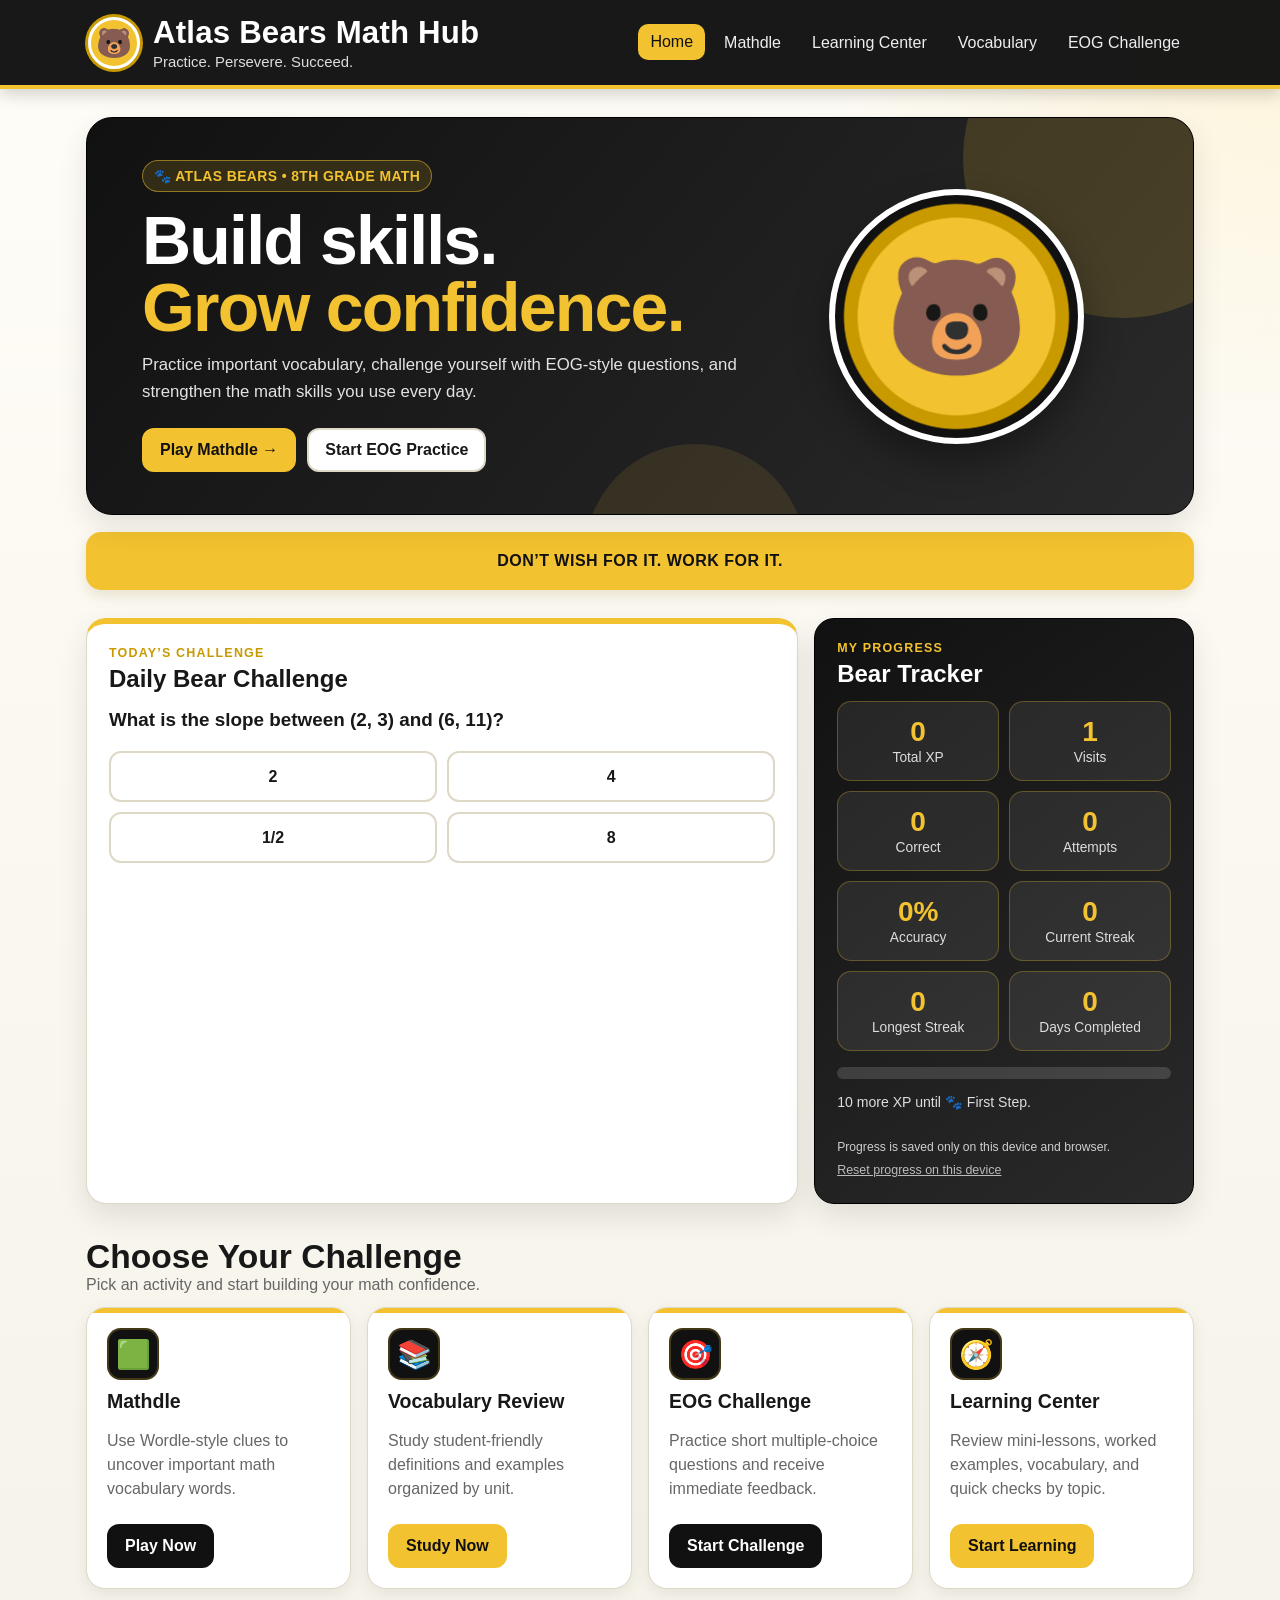
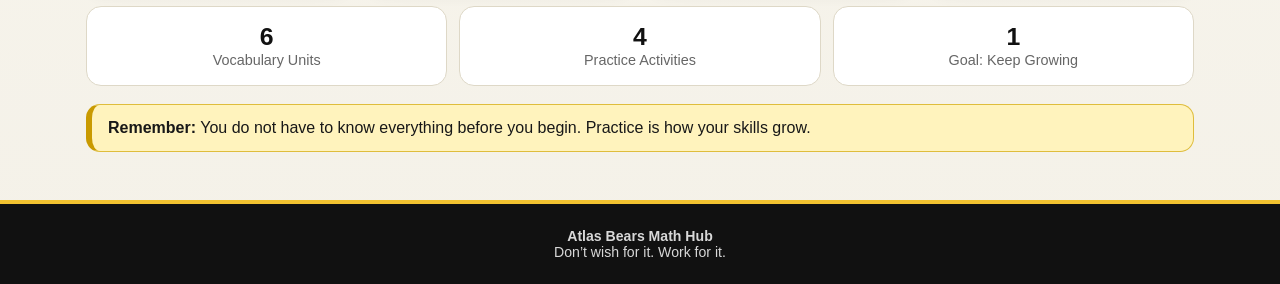
<file: index.html>
<!DOCTYPE html>
<html lang="en">
<head>
  <meta charset="UTF-8">
  <meta name="viewport" content="width=device-width, initial-scale=1.0">
  <meta name="theme-color" content="#111111">
  <title>Atlas Bears Math Hub</title>
  <link rel="stylesheet" href="styles.css">
</head>
<body>
<header class="topbar">
  <div class="brand">
    <div class="brand-left">
      <div class="brand-mark" aria-hidden="true">🐻</div>
      <div>
        <h1>Atlas Bears Math Hub</h1>
        <p>Practice. Persevere. Succeed.</p>
      </div>
    </div>
    <nav aria-label="Main navigation">
      <a class="active" href="index.html">Home</a>
      <a href="mathdle.html">Mathdle</a>
      <a href="learning-center.html">Learning Center</a>
      <a href="vocabulary.html">Vocabulary</a>
      <a href="eog-challenge.html">EOG Challenge</a>
    </nav>
  </div>
</header>

<main>
  <section class="hero">
    <div class="hero-copy">
      <div class="eyebrow">🐾 ATLAS BEARS • 8TH GRADE MATH</div>
      <h2>Build skills.<br><span>Grow confidence.</span></h2>
      <p>Practice important vocabulary, challenge yourself with EOG-style questions, and strengthen the math skills you use every day.</p>
      <div class="hero-actions">
        <a class="btn gold" href="mathdle.html">Play Mathdle →</a>
        <a class="btn secondary" href="eog-challenge.html">Start EOG Practice</a>
      </div>
    </div>
    <div class="hero-art" aria-hidden="true">
      <div class="mascot-ring">🐻</div>
    </div>
  </section>

  <div class="motto-strip">DON’T WISH FOR IT. WORK FOR IT.</div>


  <section class="phase2-dashboard" aria-labelledby="daily-title">
    <div class="daily-card">
      <div class="dashboard-label">TODAY’S CHALLENGE</div>
      <h2 id="daily-title">Daily Bear Challenge</h2>
      <p id="daily-question" class="daily-question">Loading today’s problem…</p>
      <div id="daily-answers" class="daily-answers" aria-label="Answer choices"></div>
      <div id="daily-feedback" class="daily-feedback" aria-live="polite"></div>
    </div>

    
    <aside class="progress-card" aria-labelledby="progress-title">
      <div class="dashboard-label">MY PROGRESS</div>
      <h2 id="progress-title">Bear Tracker</h2>

      <div class="progress-grid progress-grid-wide">
        <div class="progress-stat">
          <strong id="xp-total">0</strong>
          <span>Total XP</span>
        </div>
        <div class="progress-stat">
          <strong id="visit-total">0</strong>
          <span>Visits</span>
        </div>
        <div class="progress-stat">
          <strong id="correct-total">0</strong>
          <span>Correct</span>
        </div>
        <div class="progress-stat">
          <strong id="attempt-total">0</strong>
          <span>Attempts</span>
        </div>
        <div class="progress-stat">
          <strong id="accuracy-total">0%</strong>
          <span>Accuracy</span>
        </div>
        <div class="progress-stat">
          <strong id="streak-total">0</strong>
          <span>Current Streak</span>
        </div>
        <div class="progress-stat">
          <strong id="longest-streak-total">0</strong>
          <span>Longest Streak</span>
        </div>
        <div class="progress-stat">
          <strong id="completed-total">0</strong>
          <span>Days Completed</span>
        </div>
      </div>

      <div class="xp-bar" aria-label="XP progress toward next badge">
        <div id="xp-fill" class="xp-fill"></div>
      </div>
      <p id="next-badge" class="small progress-message">Complete today’s challenge to earn XP.</p>
      <div id="badge-list" class="badge-list" aria-label="Earned badges"></div>
      <p class="device-note">Progress is saved only on this device and browser.</p>
      <button id="reset-progress" class="text-button" type="button">Reset progress on this device</button>
    </aside>

  </section>

  <div class="section-heading">
    <div>
      <h2>Choose Your Challenge</h2>
      <p>Pick an activity and start building your math confidence.</p>
    </div>
  </div>

  <section class="grid">
    <article class="card">
      <div class="icon">🟩</div>
      <h3>Mathdle</h3>
      <p>Use Wordle-style clues to uncover important math vocabulary words.</p>
      <a class="btn primary" href="mathdle.html">Play Now</a>
    </article>

    <article class="card">
      <div class="icon">📚</div>
      <h3>Vocabulary Review</h3>
      <p>Study student-friendly definitions and examples organized by unit.</p>
      <a class="btn gold" href="vocabulary.html">Study Now</a>
    </article>

    <article class="card">
      <div class="icon">🎯</div>
      <h3>EOG Challenge</h3>
      <p>Practice short multiple-choice questions and receive immediate feedback.</p>
      <a class="btn primary" href="eog-challenge.html">Start Challenge</a>
    </article>

    <article class="card">
      <div class="icon">🧭</div>
      <h3>Learning Center</h3>
      <p>Review mini-lessons, worked examples, vocabulary, and quick checks by topic.</p>
      <a class="btn gold" href="learning-center.html">Start Learning</a>
    </article>
  </section>

  <section class="quick-stats" aria-label="Site highlights">
    <div class="stat"><strong>6</strong><span>Vocabulary Units</span></div>
    <div class="stat"><strong>4</strong><span>Practice Activities</span></div>
    <div class="stat"><strong>1</strong><span>Goal: Keep Growing</span></div>
  </section>

  <div class="notice">
    <strong>Remember:</strong> You do not have to know everything before you begin. Practice is how your skills grow.
  </div>
</main>

<footer class="footer">
  <strong>Atlas Bears Math Hub</strong><br>
  Don’t wish for it. Work for it.
</footer>
  <script src="phase2.js"></script>
</body>
</html>
</file>
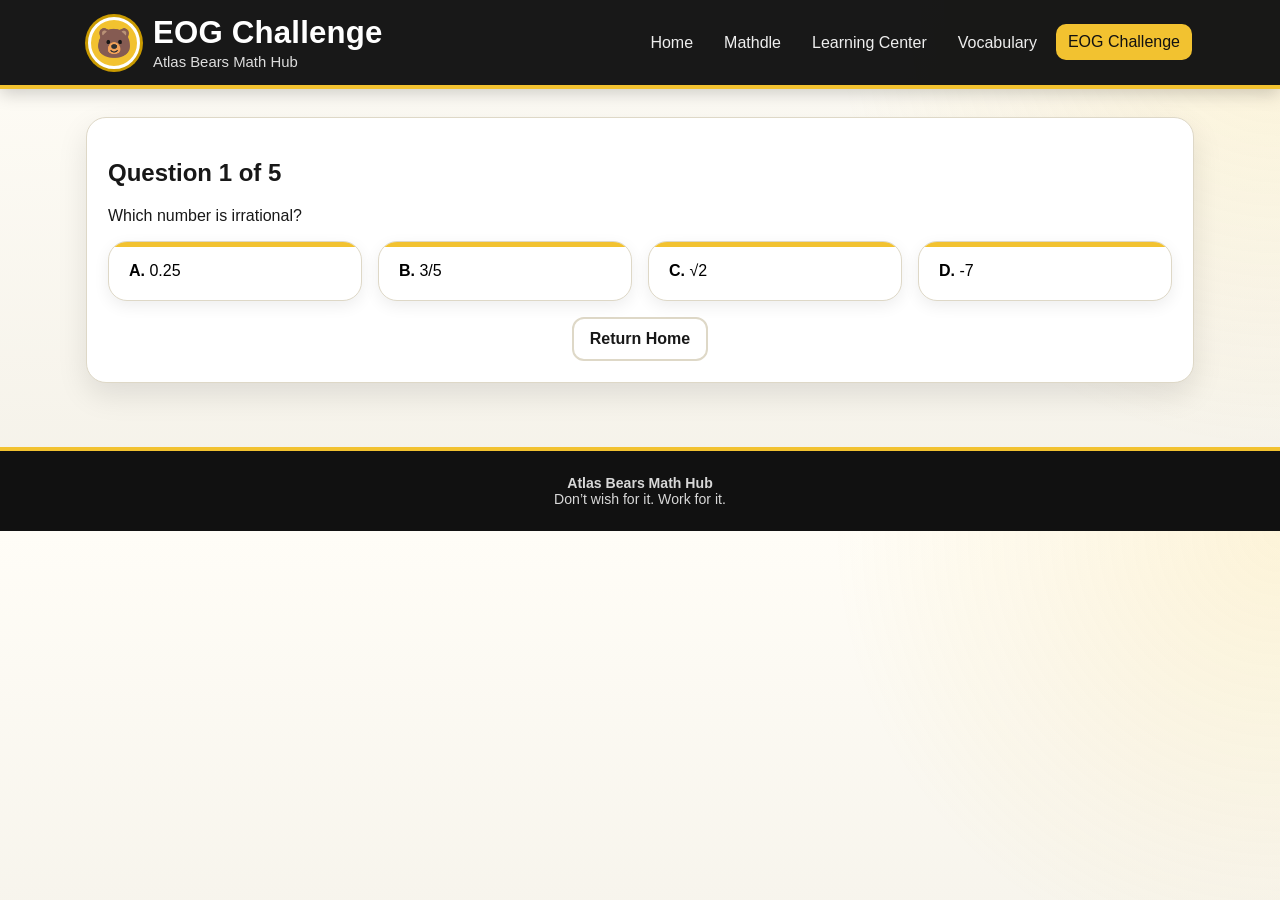
<file: eog-challenge.html>
<!DOCTYPE html>
<html lang="en">
<head>
  <meta charset="UTF-8">
  <meta name="viewport" content="width=device-width, initial-scale=1.0">
  <title>EOG Challenge | Atlas Bears Math Hub</title>
  <link rel="stylesheet" href="styles.css">
</head>
<body>
<header class="topbar">
  <div class="brand">
    <div class="brand-left">
      <div class="brand-mark" aria-hidden="true">🐻</div>
      <div><h1>EOG Challenge</h1><p>Atlas Bears Math Hub</p></div>
    </div>
    <nav>
      <a href="index.html">Home</a>
      <a href="mathdle.html">Mathdle</a>
      <a href="learning-center.html">Learning Center</a>
      <a href="vocabulary.html">Vocabulary</a>
      <a class="active" href="eog-challenge.html">EOG Challenge</a>
    </nav>
  </div>
</header>
<main>
  <section class="panel">
    <h2 id="questionNumber">Question 1</h2>
    <p id="questionText"></p>
    <div id="choices" class="grid"></div>
    <div id="feedback" class="notice hidden" aria-live="polite"></div>
    <div class="actions">
      <button id="nextBtn" class="btn primary hidden" type="button">Next Question</button>
      <a class="btn secondary" href="index.html">Return Home</a>
    </div>
  </section>
</main>
<footer class="footer"><strong>Atlas Bears Math Hub</strong><br>Don’t wish for it. Work for it.</footer>
<script>
const questions=[
  {
    q:"Which number is irrational?",
    choices:["0.25","3/5","√2","-7"],
    answer:2,
    explain:"√2 is irrational because it cannot be written as a fraction of two integers."
  },
  {
    q:"What is the coefficient in the expression 6x + 4?",
    choices:["x","4","6","10"],
    answer:2,
    explain:"The coefficient is the number multiplied by the variable, so the coefficient is 6."
  },
  {
    q:"Which relation represents a function?",
    choices:["One input has two outputs","Each input has exactly one output","Two inputs are not allowed to share an output","Every output must be different"],
    answer:1,
    explain:"A function assigns exactly one output to each input."
  },
  {
    q:"A line rises 8 units while running 4 units to the right. What is its slope?",
    choices:["1/2","2","4","12"],
    answer:1,
    explain:"Slope is rise divided by run: 8 ÷ 4 = 2."
  },
  {
    q:"Which side is the hypotenuse of a right triangle?",
    choices:["The shortest side","Either leg","The side opposite the right angle","The vertical side"],
    answer:2,
    explain:"The hypotenuse is the longest side and is opposite the right angle."
  }
];
let index=0,score=0,answered=false;
const qn=document.getElementById("questionNumber");
const qt=document.getElementById("questionText");
const choices=document.getElementById("choices");
const feedback=document.getElementById("feedback");
const next=document.getElementById("nextBtn");
function render(){
  answered=false;
  const item=questions[index];
  qn.textContent=`Question ${index+1} of ${questions.length}`;
  qt.textContent=item.q;
  choices.innerHTML="";
  feedback.classList.add("hidden");
  next.classList.add("hidden");
  item.choices.forEach((choice,i)=>{
    const b=document.createElement("button");
    b.type="button";b.className="card";b.style.textAlign="left";
    b.innerHTML=`<strong>${String.fromCharCode(65+i)}.</strong> ${choice}`;
    b.addEventListener("click",()=>answer(i,b));
    choices.appendChild(b);
  });
}
function answer(i,button){
  if(answered)return;
  answered=true;
  const item=questions[index];
  if(i===item.answer){score++;feedback.innerHTML=`<strong>Correct!</strong> ${item.explain}`;}
  else{feedback.innerHTML=`<strong>Not quite.</strong> ${item.explain}`;}
  feedback.classList.remove("hidden");
  next.classList.remove("hidden");
}
next.addEventListener("click",()=>{
  index++;
  if(index<questions.length)render();
  else{
    qn.textContent="Challenge Complete";
    qt.textContent=`You answered ${score} out of ${questions.length} correctly.`;
    choices.innerHTML="";
    feedback.classList.add("hidden");
    next.classList.add("hidden");
  }
});
render();
</script>
</body>
</html>
</file>
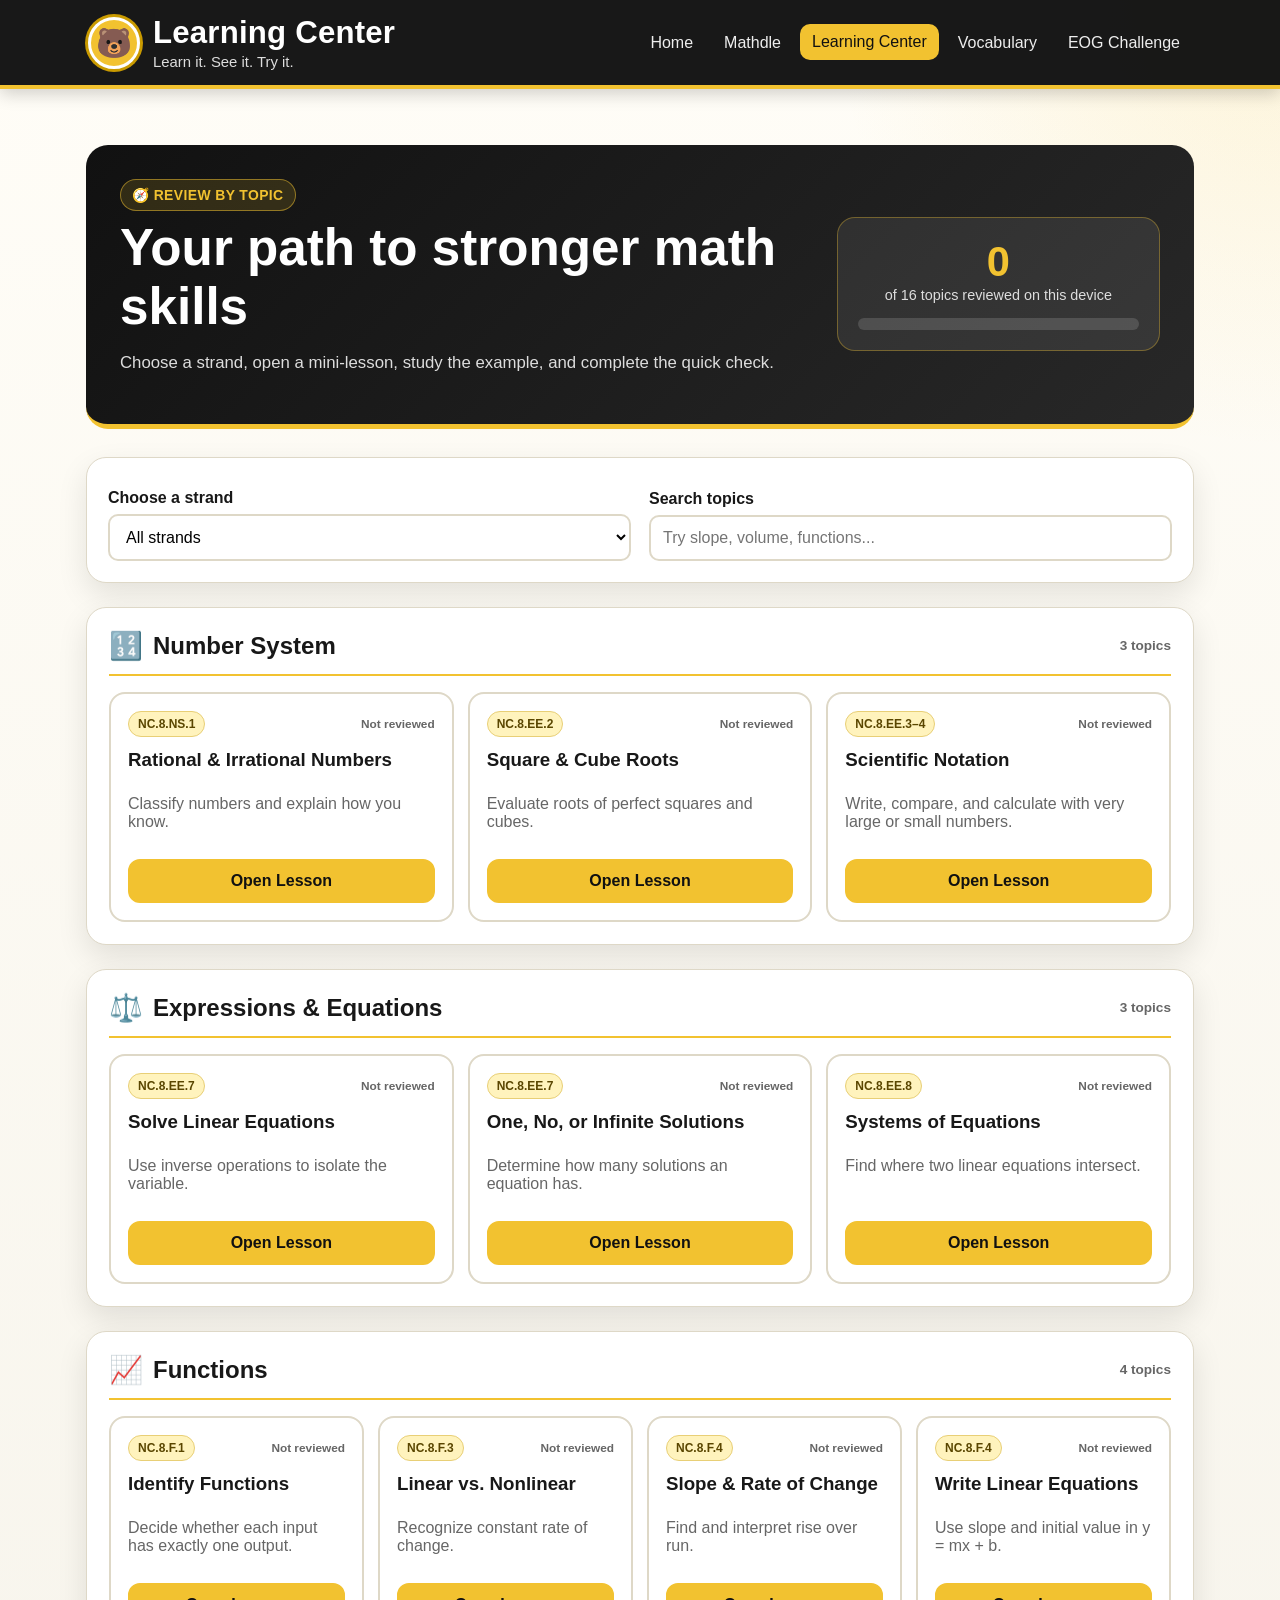
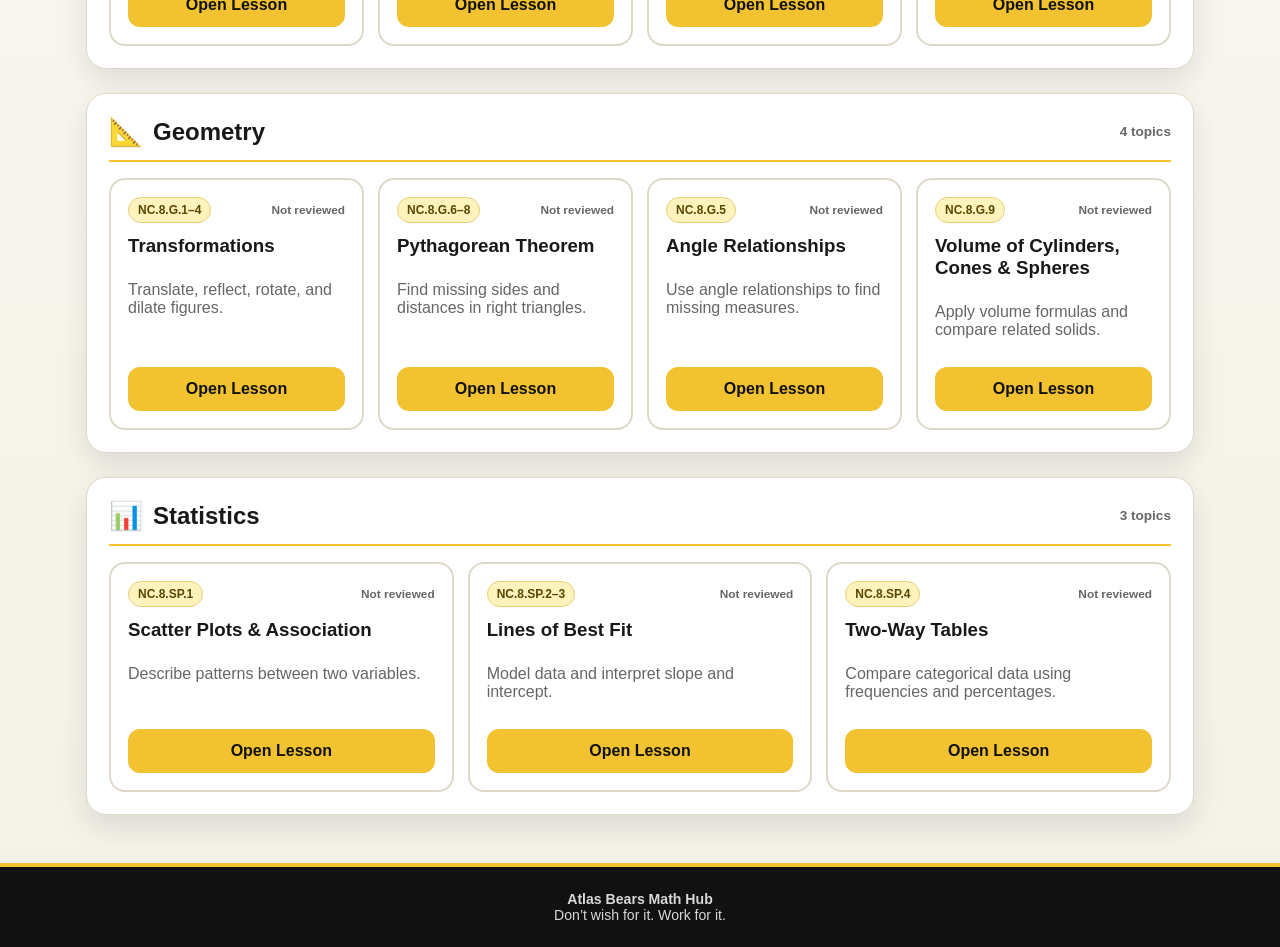
<file: learning-center.html>
<!DOCTYPE html>
<html lang="en">
<head>
  <meta charset="UTF-8">
  <meta name="viewport" content="width=device-width, initial-scale=1.0">
  <meta name="theme-color" content="#111111">
  <title>Learning Center | Atlas Bears Math Hub</title>
  <link rel="stylesheet" href="styles.css">
</head>
<body>
<header class="topbar">
  <div class="brand">
    <div class="brand-left">
      <div class="brand-mark" aria-hidden="true">🐻</div>
      <div><h1>Learning Center</h1><p>Learn it. See it. Try it.</p></div>
    </div>
    <nav aria-label="Main navigation">
      <a href="index.html">Home</a>
      <a href="mathdle.html">Mathdle</a>
      <a class="active" href="learning-center.html">Learning Center</a>
      <a href="vocabulary.html">Vocabulary</a>
      <a href="eog-challenge.html">EOG Challenge</a>
    </nav>
  </div>
</header>

<main>
  <section class="learning-hero">
    <div>
      <div class="eyebrow">🧭 REVIEW BY TOPIC</div>
      <h2>Your path to stronger math skills</h2>
      <p>Choose a strand, open a mini-lesson, study the example, and complete the quick check.</p>
    </div>
    <div class="learning-summary" aria-label="Learning Center progress">
      <strong id="reviewed-count">0</strong>
      <span>of 16 topics reviewed on this device</span>
      <div class="learning-progress"><div id="learning-progress-fill"></div></div>
    </div>
  </section>

  <section class="learning-toolbar panel" aria-label="Learning Center controls">
    <div>
      <label for="strand-filter">Choose a strand</label>
      <select id="strand-filter">
        <option value="all">All strands</option>
      </select>
    </div>
    <div>
      <label for="topic-search">Search topics</label>
      <input id="topic-search" type="search" placeholder="Try slope, volume, functions...">
    </div>
  </section>

  <section id="strand-sections" class="strand-sections" aria-live="polite"></section>

  <section id="lesson-view" class="lesson-view hidden" aria-labelledby="lesson-title">
    <button id="close-lesson" class="lesson-close" type="button" aria-label="Close lesson">×</button>
    <div id="lesson-strand" class="dashboard-label"></div>
    <h2 id="lesson-title"></h2>
    <p id="lesson-standard" class="standard-tag"></p>

    <div class="lesson-layout">
      <article class="lesson-main">
        <section class="lesson-block">
          <h3>📖 Learn It</h3>
          <p id="lesson-explanation"></p>
        </section>
        <section class="lesson-block">
          <h3>🔑 Key Ideas</h3>
          <ul id="lesson-key-ideas"></ul>
        </section>
        <section class="lesson-block example-block">
          <h3>✏️ Worked Example</h3>
          <p id="lesson-example-question" class="example-question"></p>
          <div id="lesson-example-steps"></div>
          <p id="lesson-example-answer" class="example-answer"></p>
        </section>
      </article>

      <aside class="quick-check-card">
        <div class="dashboard-label">QUICK CHECK</div>
        <h3>Try It</h3>
        <p id="check-question"></p>
        <div id="check-choices" class="check-choices"></div>
        <p id="check-feedback" class="check-feedback" aria-live="polite"></p>
        <button id="mark-reviewed" class="btn gold" type="button">Mark Topic Reviewed</button>
      </aside>
    </div>
  </section>

  <div id="no-results" class="notice hidden">No topics matched your search. Try a different word or choose another strand.</div>
</main>

<footer class="footer"><strong>Atlas Bears Math Hub</strong><br>Don’t wish for it. Work for it.</footer>
<script src="learning-data.js"></script>
<script src="learning-center.js"></script>
</body>
</html>
</file>
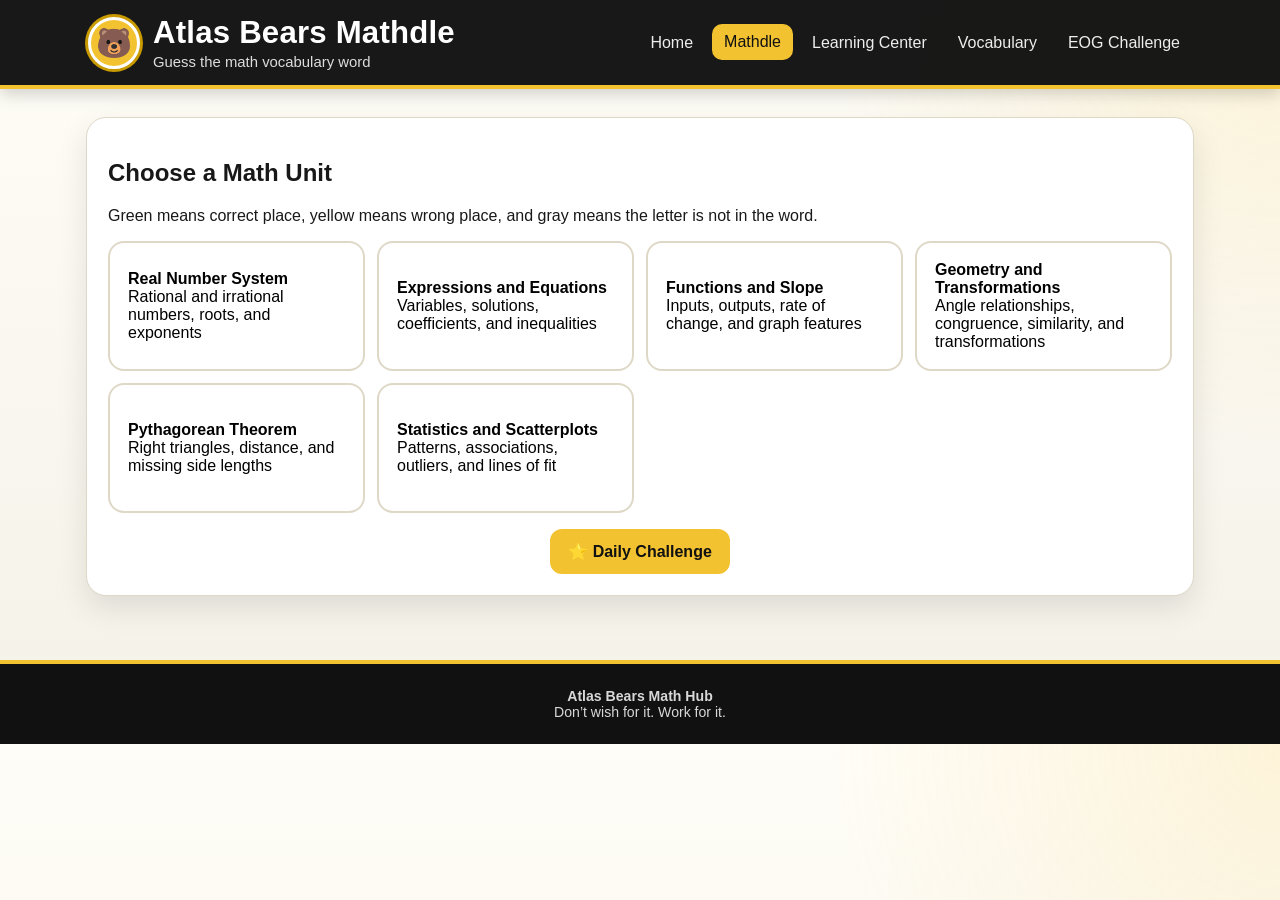
<file: mathdle.html>
<!DOCTYPE html>
<html lang="en">
<head>
  <meta charset="UTF-8">
  <meta name="viewport" content="width=device-width, initial-scale=1.0">
  <title>Mathdle | Atlas Bears Math Hub</title>
  <link rel="stylesheet" href="styles.css">
  <style>
    .unit-grid{display:grid;grid-template-columns:repeat(auto-fit,minmax(210px,1fr));gap:12px}
    .unit-card{border:2px solid var(--border);background:#fff;border-radius:16px;padding:18px;text-align:left;min-height:130px}
    .unit-card:hover,.unit-card:focus{border-color:var(--gold)}
    .game-head{display:grid;grid-template-columns:1fr auto;gap:12px;align-items:center}
    .stats{display:flex;gap:8px;flex-wrap:wrap}
    .chip{background:var(--light);border:1px solid var(--border);border-radius:999px;padding:7px 11px;font-size:.9rem}
    .message{text-align:center;min-height:28px;font-weight:700;margin:12px 0}
    .hint{background:#fff8d9;border:1px solid #ead070;border-radius:12px;padding:12px;text-align:center;margin:10px auto;max-width:650px}
    #board{display:flex;flex-direction:column;gap:6px;align-items:center;margin:18px auto}
    .row{display:flex;gap:6px;justify-content:center}
    .tile{width:clamp(30px,8.5vw,54px);height:clamp(36px,9vw,56px);display:flex;align-items:center;justify-content:center;border:2px solid #b9c1cd;border-radius:7px;background:#fff;font-size:clamp(1rem,4vw,1.55rem);font-weight:800;text-transform:uppercase}
    .tile.correct{background:var(--green);border-color:var(--green);color:white}
    .tile.present{background:var(--yellow);border-color:var(--yellow);color:white}
    .tile.absent{background:var(--gray);border-color:var(--gray);color:white}
    #keyboard{display:flex;flex-direction:column;gap:7px;align-items:center;margin:18px auto 4px}
    .keyrow{display:flex;gap:5px;justify-content:center;width:100%}
    .key{min-width:clamp(27px,8vw,45px);height:48px;border:none;border-radius:7px;background:#dce1e8;font-weight:800;text-transform:uppercase;padding:0 7px}
    .key.wide{min-width:64px;font-size:.78rem}
    .key.correct{background:var(--green);color:white}
    .key.present{background:var(--yellow);color:white}
    .key.absent{background:var(--gray);color:white}
    .learn-card{background:#f5f8fc;border:1px solid var(--border);border-radius:14px;padding:16px;margin-top:14px}
  </style>
</head>
<body>
<header class="topbar">
  <div class="brand">
    <div class="brand-left">
      <div class="brand-mark" aria-hidden="true">🐻</div>
      <div><h1>Atlas Bears Mathdle</h1><p>Guess the math vocabulary word</p></div>
    </div>
    <nav>
      <a href="index.html">Home</a>
      <a class="active" href="mathdle.html">Mathdle</a>
      <a href="learning-center.html">Learning Center</a>
      <a href="vocabulary.html">Vocabulary</a>
      <a href="eog-challenge.html">EOG Challenge</a>
    </nav>
  </div>
</header>
<main>
  <section id="homeScreen" class="panel">
    <h2>Choose a Math Unit</h2>
    <p>Green means correct place, yellow means wrong place, and gray means the letter is not in the word.</p>
    <div id="unitGrid" class="unit-grid"></div>
    <div class="actions"><button id="dailyBtn" class="btn gold" type="button">⭐ Daily Challenge</button></div>
  </section>

  <section id="gameScreen" class="panel hidden">
    <div class="game-head">
      <div><h2 id="gameTitle">Mathdle</h2><div class="small" id="gameSubtitle"></div></div>
      <div class="stats"><span class="chip" id="lengthChip"></span><span class="chip" id="guessChip"></span></div>
    </div>
    <div id="message" class="message" aria-live="polite"></div>
    <div id="hintBox" class="hint hidden"></div>
    <div id="board"></div>
    <div id="keyboard"></div>
    <div class="actions">
      <button id="hintBtn" class="btn gold" type="button">Show Hint</button>
      <button id="newWordBtn" class="btn primary" type="button">New Word</button>
      <button id="homeBtn" class="btn secondary" type="button">Choose Another Unit</button>
    </div>
    <div id="learnCard" class="learn-card hidden">
      <h3>Vocabulary Review</h3>
      <p><strong>Word:</strong> <span id="learnWord"></span></p>
      <p><strong>Definition:</strong> <span id="learnDefinition"></span></p>
      <p><strong>Example:</strong> <span id="learnExample"></span></p>
    </div>
  </section>
</main>
<footer class="footer"><strong>Atlas Bears Math Hub</strong><br>Don’t wish for it. Work for it.</footer>
<script src="data.js"></script>
<script>
let currentUnit=null,answer="",definition="",example="",currentGuess="",guesses=[],keyStates={},gameOver=false,dailyMode=false;
const MAX_GUESSES=6;
const $=id=>document.getElementById(id);
function renderHome(){
  const grid=$("unitGrid");grid.innerHTML="";
  Object.entries(ATLAS_DATA.units).forEach(([key,unit])=>{
    const b=document.createElement("button");
    b.type="button";b.className="unit-card";
    b.innerHTML=`<strong>${unit.label}</strong><br><span>${unit.description}</span>`;
    b.addEventListener("click",()=>startGame(key,false));
    grid.appendChild(b);
  });
}
function dayNumber(){const n=new Date();return Math.floor(Date.UTC(n.getFullYear(),n.getMonth(),n.getDate())/86400000)}
function startDaily(){
  const all=[];Object.entries(ATLAS_DATA.units).forEach(([key,u])=>u.words.forEach(w=>all.push({key,w})));
  const pick=all[dayNumber()%all.length];startGame(pick.key,true,pick.w);
}
function chooseRandomWord(key){const a=ATLAS_DATA.units[key].words;return a[Math.floor(Math.random()*a.length)]}
function startGame(key,isDaily=false,forced=null){
  currentUnit=key;dailyMode=isDaily;
  [answer,definition,example]=forced||chooseRandomWord(key);
  answer=answer.toUpperCase().replace(/[^A-Z]/g,"");
  currentGuess="";guesses=[];keyStates={};gameOver=false;
  $("homeScreen").classList.add("hidden");$("gameScreen").classList.remove("hidden");
  $("message").textContent="";$("hintBox").classList.add("hidden");$("learnCard").classList.add("hidden");
  $("gameTitle").textContent=isDaily?"Daily Mathdle Challenge":ATLAS_DATA.units[key].label;
  $("gameSubtitle").textContent=isDaily?`Today's shared challenge • ${ATLAS_DATA.units[key].label}`:ATLAS_DATA.units[key].description;
  $("lengthChip").textContent=`${answer.length} letters`;
  $("guessChip").textContent=`${MAX_GUESSES} guesses left`;
  renderBoard();renderKeyboard();
}
function scoreGuess(guess){
  const result=Array(answer.length).fill("absent"),remaining=answer.split("");
  for(let i=0;i<answer.length;i++){if(guess[i]===answer[i]){result[i]="correct";remaining[i]=null}}
  for(let i=0;i<answer.length;i++){if(result[i]==="correct")continue;const p=remaining.indexOf(guess[i]);if(p!==-1){result[i]="present";remaining[p]=null}}
  return result;
}
function renderBoard(){
  const board=$("board");board.innerHTML="";
  for(let r=0;r<MAX_GUESSES;r++){
    const row=document.createElement("div");row.className="row";
    const submitted=guesses[r],text=submitted?submitted.word:(r===guesses.length?currentGuess:"");
    for(let c=0;c<answer.length;c++){
      const tile=document.createElement("div");tile.className="tile";tile.textContent=text[c]||"";
      if(submitted)tile.classList.add(submitted.result[c]);row.appendChild(tile);
    }board.appendChild(row);
  }
}
function setKeyState(letter,state){const rank={absent:1,present:2,correct:3};if(!keyStates[letter]||rank[state]>rank[keyStates[letter]])keyStates[letter]=state}
function makeKey(label,value,wide=false){const b=document.createElement("button");b.type="button";b.className="key"+(wide?" wide":"");if(keyStates[value])b.classList.add(keyStates[value]);b.textContent=label;b.addEventListener("click",()=>handleKey(value));return b}
function renderKeyboard(){
  const kb=$("keyboard");kb.innerHTML="";
  ["QWERTYUIOP","ASDFGHJKL","ZXCVBNM"].forEach((letters,i)=>{
    const row=document.createElement("div");row.className="keyrow";
    if(i===2)row.appendChild(makeKey("Enter","ENTER",true));
    [...letters].forEach(l=>row.appendChild(makeKey(l,l)));
    if(i===2)row.appendChild(makeKey("⌫","BACKSPACE",true));
    kb.appendChild(row);
  });
}
function handleKey(key){
  if(gameOver)return;
  if(key==="ENTER")return submitGuess();
  if(key==="BACKSPACE"){currentGuess=currentGuess.slice(0,-1);$("message").textContent="";renderBoard();return}
  if(/^[A-Z]$/.test(key)&&currentGuess.length<answer.length){currentGuess+=key;$("message").textContent="";renderBoard()}
}
function submitGuess(){
  if(currentGuess.length!==answer.length){$("message").textContent=`Enter a ${answer.length}-letter word.`;return}
  const result=scoreGuess(currentGuess);guesses.push({word:currentGuess,result});
  [...currentGuess].forEach((l,i)=>setKeyState(l,result[i]));
  if(currentGuess===answer){gameOver=true;$("message").textContent=`Excellent! You solved ${answer}.`;showLearning()}
  else if(guesses.length>=MAX_GUESSES){gameOver=true;$("message").textContent=`The word was ${answer}.`;showLearning()}
  currentGuess="";$("guessChip").textContent=`${Math.max(0,MAX_GUESSES-guesses.length)} guesses left`;
  renderBoard();renderKeyboard();
}
function showLearning(){
  $("learnWord").textContent=answer;$("learnDefinition").textContent=definition;$("learnExample").textContent=example;
  $("learnCard").classList.remove("hidden");
}
$("dailyBtn").addEventListener("click",startDaily);
$("hintBtn").addEventListener("click",()=>{$("hintBox").textContent=definition;$("hintBox").classList.remove("hidden")});
$("newWordBtn").addEventListener("click",()=>dailyMode?startDaily():startGame(currentUnit,false));
$("homeBtn").addEventListener("click",()=>{$("gameScreen").classList.add("hidden");$("homeScreen").classList.remove("hidden")});
document.addEventListener("keydown",e=>{
  if($("gameScreen").classList.contains("hidden"))return;
  if(e.key==="Enter")handleKey("ENTER");else if(e.key==="Backspace")handleKey("BACKSPACE");else{const k=e.key.toUpperCase();if(/^[A-Z]$/.test(k))handleKey(k)}
});
renderHome();
</script>
</body>
</html>
</file>
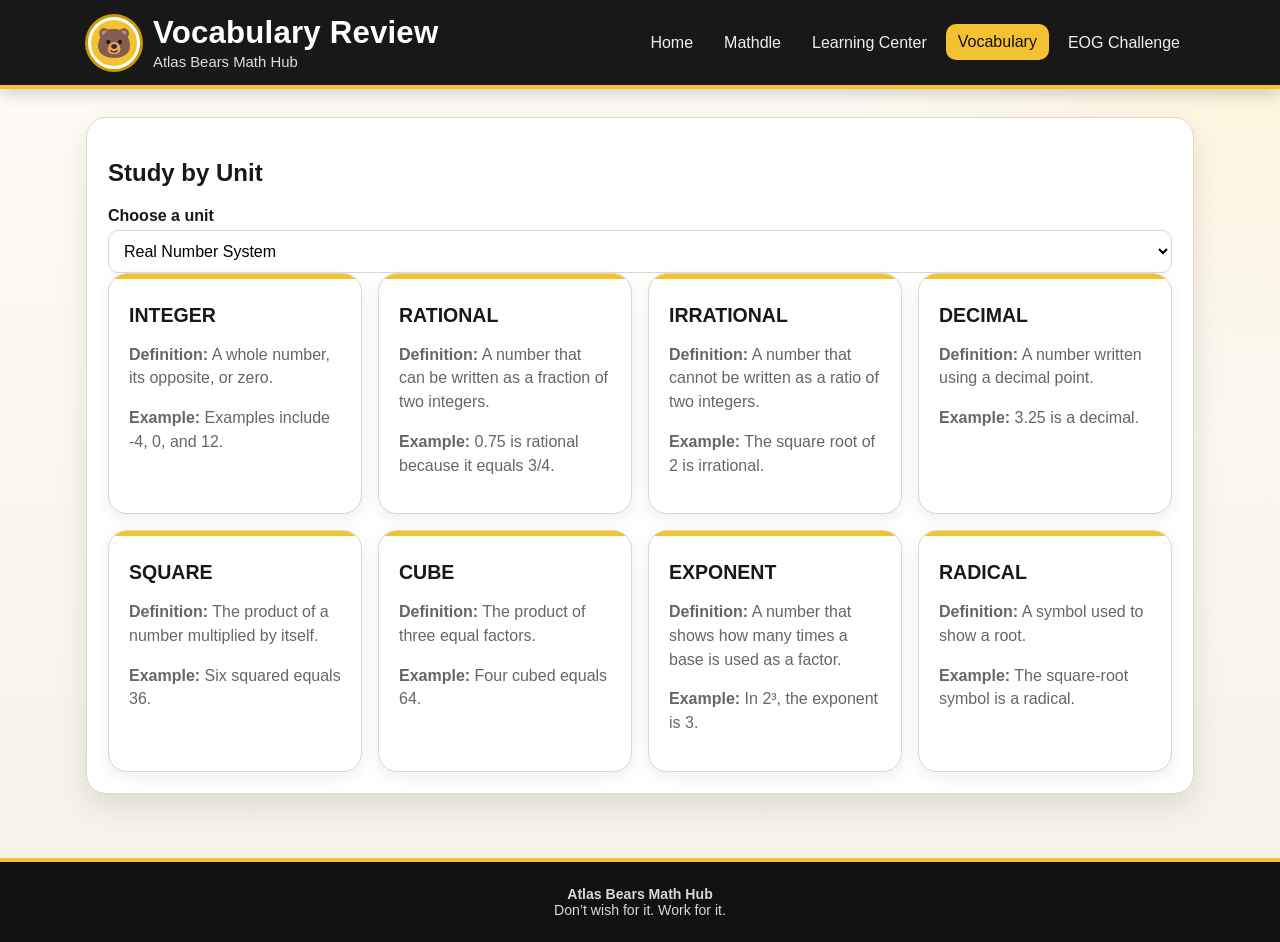
<file: vocabulary.html>
<!DOCTYPE html>
<html lang="en">
<head>
  <meta charset="UTF-8">
  <meta name="viewport" content="width=device-width, initial-scale=1.0">
  <title>Vocabulary Review | Atlas Bears Math Hub</title>
  <link rel="stylesheet" href="styles.css">
</head>
<body>
<header class="topbar">
  <div class="brand">
    <div class="brand-left">
      <div class="brand-mark" aria-hidden="true">🐻</div>
      <div><h1>Vocabulary Review</h1><p>Atlas Bears Math Hub</p></div>
    </div>
    <nav>
      <a href="index.html">Home</a>
      <a href="mathdle.html">Mathdle</a>
      <a href="learning-center.html">Learning Center</a>
      <a class="active" href="vocabulary.html">Vocabulary</a>
      <a href="eog-challenge.html">EOG Challenge</a>
    </nav>
  </div>
</header>
<main>
  <section class="panel">
    <h2>Study by Unit</h2>
    <label for="unitSelect">Choose a unit</label>
    <select id="unitSelect"></select>
    <div id="cards" class="grid"></div>
  </section>
</main>
<footer class="footer"><strong>Atlas Bears Math Hub</strong><br>Don’t wish for it. Work for it.</footer>
<script src="data.js"></script>
<script>
const select=document.getElementById("unitSelect");
const cards=document.getElementById("cards");
Object.entries(ATLAS_DATA.units).forEach(([key,u])=>{
  const o=document.createElement("option");
  o.value=key;o.textContent=u.label;select.appendChild(o);
});
function render(){
  const unit=ATLAS_DATA.units[select.value];
  cards.innerHTML="";
  unit.words.forEach(([word,definition,example])=>{
    const card=document.createElement("article");
    card.className="card";
    card.innerHTML=`<h3>${word}</h3><p><strong>Definition:</strong> ${definition}</p><p><strong>Example:</strong> ${example}</p>`;
    cards.appendChild(card);
  });
}
select.addEventListener("change",render);
render();
</script>
</body>
</html>
</file>
<file: styles.css>
:root{
  --black:#111111;
  --black-2:#1b1b1b;
  --black-3:#2a2a2a;
  --gold:#f2c230;
  --gold-dark:#c99a00;
  --gold-soft:#fff3bd;
  --cream:#fffdf6;
  --white:#ffffff;
  --ink:#181818;
  --muted:#666666;
  --green:#538d4e;
  --yellow:#b59f3b;
  --gray:#787c7e;
  --border:#ded8c7;
  --shadow:0 12px 30px rgba(0,0,0,.10);
}
*{box-sizing:border-box}
html{scroll-behavior:smooth}
body{
  margin:0;
  font-family:Arial,Helvetica,sans-serif;
  color:var(--ink);
  background:
    radial-gradient(circle at top right,rgba(242,194,48,.15),transparent 28rem),
    linear-gradient(180deg,#fffdf7,#f4f1e8);
}
a{text-decoration:none;color:inherit}
button,input,select,textarea{font:inherit}
button{cursor:pointer}
.hidden{display:none!important}

.topbar{
  position:sticky;
  top:0;
  z-index:20;
  background:rgba(17,17,17,.97);
  color:white;
  border-bottom:4px solid var(--gold);
  box-shadow:0 5px 16px rgba(0,0,0,.18);
}
.brand{
  max-width:1140px;
  margin:auto;
  padding:15px 18px;
  display:flex;
  align-items:center;
  justify-content:space-between;
  gap:18px;
}
.brand-left{display:flex;align-items:center;gap:13px}
.brand-mark{
  width:52px;
  height:52px;
  border-radius:50%;
  display:grid;
  place-items:center;
  background:var(--gold);
  color:var(--black);
  border:3px solid white;
  box-shadow:0 0 0 3px var(--gold-dark);
  font-size:29px;
}
.brand h1{font-size:clamp(1.25rem,3.5vw,1.95rem);margin:0;letter-spacing:.2px}
.brand p{margin:3px 0 0;color:#ddd;font-size:.93rem}
nav{display:flex;gap:7px;flex-wrap:wrap}
nav a{
  padding:9px 12px;
  border-radius:10px;
  color:#eee;
  transition:.18s ease;
}
nav a:hover,nav a.active{
  background:var(--gold);
  color:var(--black);
  transform:translateY(-1px);
}

main{max-width:1140px;margin:auto;padding:28px 16px 48px}

.hero{
  overflow:hidden;
  position:relative;
  min-height:390px;
  display:grid;
  align-items:center;
  grid-template-columns:1.25fr .75fr;
  gap:26px;
  background:linear-gradient(130deg,var(--black),var(--black-3));
  color:white;
  border:1px solid #000;
  border-radius:26px;
  padding:42px clamp(22px,5vw,55px);
  box-shadow:var(--shadow);
}
.hero:before{
  content:"";
  position:absolute;
  width:320px;height:320px;
  right:-90px;top:-120px;
  border-radius:50%;
  background:rgba(242,194,48,.16);
}
.hero:after{
  content:"";
  position:absolute;
  width:220px;height:220px;
  left:45%;bottom:-150px;
  border-radius:50%;
  background:rgba(242,194,48,.10);
}
.hero-copy,.hero-art{position:relative;z-index:1}
.eyebrow{
  display:inline-flex;
  align-items:center;
  gap:8px;
  background:rgba(242,194,48,.14);
  border:1px solid rgba(242,194,48,.5);
  color:var(--gold);
  padding:7px 11px;
  border-radius:999px;
  font-weight:700;
  font-size:.87rem;
  letter-spacing:.4px;
}
.hero h2{
  margin:15px 0 12px;
  font-size:clamp(2.2rem,6vw,4.25rem);
  line-height:.98;
  letter-spacing:-1.8px;
}
.hero h2 span{color:var(--gold)}
.hero p{max-width:680px;margin:0;line-height:1.6;color:#e3e3e3;font-size:1.05rem}
.hero-actions{display:flex;gap:11px;flex-wrap:wrap;margin-top:22px}
.hero-art{
  display:grid;
  place-items:center;
  min-height:250px;
}
.mascot-ring{
  width:min(255px,65vw);
  aspect-ratio:1;
  border-radius:50%;
  display:grid;
  place-items:center;
  background:radial-gradient(circle,var(--gold) 0 57%,var(--gold-dark) 58% 65%,var(--black) 66%);
  border:6px solid white;
  box-shadow:0 18px 35px rgba(0,0,0,.35);
  font-size:115px;
  animation:float 3.2s ease-in-out infinite;
}
@keyframes float{50%{transform:translateY(-8px)}}

.motto-strip{
  margin:17px 0 0;
  display:flex;
  align-items:center;
  justify-content:center;
  text-align:center;
  min-height:58px;
  padding:12px 18px;
  background:var(--gold);
  color:var(--black);
  border-radius:15px;
  font-weight:900;
  letter-spacing:.5px;
  box-shadow:0 6px 14px rgba(130,95,0,.15);
}

.section-heading{
  display:flex;
  align-items:end;
  justify-content:space-between;
  gap:16px;
  margin:34px 0 13px;
}
.section-heading h2,.section-title{margin:0;font-size:clamp(1.55rem,4vw,2.1rem)}
.section-heading p{margin:0;color:var(--muted)}

.grid{
  display:grid;
  grid-template-columns:repeat(auto-fit,minmax(235px,1fr));
  gap:16px;
}
.card{
  position:relative;
  overflow:hidden;
  background:white;
  border:1px solid var(--border);
  border-radius:19px;
  padding:20px;
  box-shadow:0 5px 16px rgba(0,0,0,.07);
  transition:transform .18s ease,box-shadow .18s ease,border-color .18s ease;
}
.card:hover{
  transform:translateY(-4px);
  box-shadow:0 13px 24px rgba(0,0,0,.12);
  border-color:var(--gold-dark);
}
.card:before{
  content:"";
  position:absolute;
  top:0;left:0;right:0;
  height:5px;
  background:var(--gold);
}
.card h3{margin:10px 0 7px;font-size:1.22rem}
.card p{color:var(--muted);line-height:1.48}
.card .icon{
  width:52px;height:52px;
  display:grid;place-items:center;
  border-radius:14px;
  background:var(--black);
  color:var(--gold);
  font-size:28px;
  box-shadow:inset 0 0 0 2px rgba(242,194,48,.22);
}
.card .btn{margin-top:8px;display:inline-flex}

.btn{
  border:none;
  border-radius:12px;
  padding:11px 16px;
  font-weight:800;
  display:inline-flex;
  align-items:center;
  justify-content:center;
  gap:7px;
  transition:.16s ease;
}
.btn:hover{transform:translateY(-2px)}
.primary{background:var(--black);color:white;border:2px solid var(--black)}
.primary:hover{background:var(--black-3)}
.gold{background:var(--gold);color:var(--black);border:2px solid var(--gold)}
.gold:hover{background:#ffd84f}
.secondary{background:white;color:var(--ink);border:2px solid var(--border)}
.secondary:hover{border-color:var(--gold-dark)}
.danger{background:#feecec;color:#a52828;border:1px solid #e9bcbc}

.quick-stats{
  display:grid;
  grid-template-columns:repeat(3,1fr);
  gap:12px;
  margin-top:17px;
}
.stat{
  background:white;
  border:1px solid var(--border);
  border-radius:15px;
  padding:16px;
  text-align:center;
}
.stat strong{display:block;font-size:1.55rem;color:var(--black)}
.stat span{color:var(--muted);font-size:.9rem}

.notice{
  background:var(--gold-soft);
  border:1px solid #dfbd3c;
  border-left:6px solid var(--gold-dark);
  border-radius:14px;
  padding:14px 16px;
  margin-top:18px;
}
.panel{
  background:white;
  border:1px solid var(--border);
  border-radius:20px;
  padding:21px;
  margin-bottom:16px;
  box-shadow:var(--shadow)
}
.actions{display:flex;gap:10px;justify-content:center;flex-wrap:wrap;margin-top:16px}
.footer{
  background:var(--black);
  color:#d8d8d8;
  text-align:center;
  font-size:.88rem;
  padding:24px 15px;
  border-top:4px solid var(--gold);
}
label{display:block;font-weight:800;margin:10px 0 5px}
input,select,textarea{
  width:100%;
  border:1px solid var(--border);
  border-radius:10px;
  padding:11px;
  background:white;
}
select:focus,input:focus,textarea:focus{outline:3px solid rgba(242,194,48,.32);border-color:var(--gold-dark)}
.small{font-size:.88rem;color:#666;line-height:1.4}

@media(max-width:820px){
  .brand{align-items:flex-start;flex-direction:column}
  nav{width:100%}
  .hero{grid-template-columns:1fr;text-align:center;padding-top:34px}
  .hero-copy p{margin-inline:auto}
  .hero-actions{justify-content:center}
  .hero-art{min-height:210px}
  .mascot-ring{width:205px;font-size:92px}
  .section-heading{align-items:flex-start;flex-direction:column}
}
@media(max-width:560px){
  nav{display:grid;grid-template-columns:repeat(2,1fr)}
  nav a{text-align:center}
  .quick-stats{grid-template-columns:1fr}
  .hero{border-radius:19px}
}
@media(prefers-reduced-motion:reduce){
  *{animation:none!important;transition:none!important;scroll-behavior:auto!important}
}


/* Phase 2 student dashboard */
.phase2-dashboard{
  display:grid;
  grid-template-columns:minmax(0,1.5fr) minmax(270px,.8fr);
  gap:16px;
  margin-top:28px;
}
.daily-card,.progress-card{
  background:white;
  border:1px solid var(--border);
  border-radius:20px;
  padding:22px;
  box-shadow:var(--shadow);
}
.daily-card{border-top:6px solid var(--gold)}
.progress-card{
  background:linear-gradient(145deg,var(--black),var(--black-3));
  color:white;
  border-color:#000;
}
.dashboard-label{
  color:var(--gold-dark);
  font-size:.78rem;
  font-weight:900;
  letter-spacing:1.2px;
}
.progress-card .dashboard-label{color:var(--gold)}
.daily-card h2,.progress-card h2{margin:5px 0 13px}
.daily-question{
  font-size:1.18rem;
  line-height:1.5;
  font-weight:700;
  margin:12px 0 17px;
}
.daily-answers{
  display:grid;
  grid-template-columns:repeat(2,minmax(0,1fr));
  gap:10px;
}
.answer-button{
  min-height:51px;
  padding:11px;
  border:2px solid var(--border);
  background:white;
  border-radius:12px;
  font-weight:800;
  color:var(--ink);
}
.answer-button:hover:not(:disabled){
  border-color:var(--gold-dark);
  background:var(--gold-soft);
  transform:translateY(-1px);
}
.answer-button:disabled{cursor:default;opacity:.8}
.answer-button.correct{
  background:#e8f6e6;
  border-color:#538d4e;
}
.answer-button.incorrect{
  background:#fde8e8;
  border-color:#b54141;
}
.daily-feedback{
  min-height:28px;
  margin-top:13px;
  font-weight:800;
  line-height:1.4;
}
.progress-grid{
  display:grid;
  grid-template-columns:1fr 1fr;
  gap:10px;
}
.progress-stat{
  padding:14px 8px;
  border-radius:14px;
  text-align:center;
  background:rgba(255,255,255,.08);
  border:1px solid rgba(242,194,48,.28);
}
.progress-stat strong{
  display:block;
  color:var(--gold);
  font-size:1.75rem;
}
.progress-stat span{font-size:.86rem;color:#ddd}
.xp-bar{
  height:12px;
  margin-top:16px;
  overflow:hidden;
  border-radius:999px;
  background:rgba(255,255,255,.14);
}
.xp-fill{
  height:100%;
  width:0;
  border-radius:inherit;
  background:var(--gold);
  transition:width .4s ease;
}
.progress-message{color:#ddd}
.badge-list{display:flex;flex-wrap:wrap;gap:8px;margin:12px 0}
.badge{
  display:inline-flex;
  align-items:center;
  gap:5px;
  padding:7px 9px;
  border-radius:999px;
  background:var(--gold);
  color:var(--black);
  font-size:.78rem;
  font-weight:900;
}
.text-button{
  border:0;
  padding:4px 0;
  background:transparent;
  color:#bbb;
  text-decoration:underline;
  font-size:.78rem;
}
.text-button:hover{color:white}

@media(max-width:820px){
  .phase2-dashboard{grid-template-columns:1fr}
}
@media(max-width:560px){
  .daily-answers{grid-template-columns:1fr}
}


/* Phase 2B expanded device tracking */
.progress-grid-wide{
  grid-template-columns:repeat(2,minmax(0,1fr));
}
.device-note{
  margin:10px 0 4px;
  color:#cfcfcf;
  font-size:.76rem;
  line-height:1.35;
}
@media(min-width:1100px){
  .progress-card .progress-grid-wide{
    grid-template-columns:repeat(2,minmax(0,1fr));
  }
}


/* Learning Center */
.learning-hero{display:grid;grid-template-columns:1.5fr .7fr;gap:24px;align-items:center;margin:28px 0;padding:34px;border-radius:22px;background:linear-gradient(135deg,#111,#282828);color:#fff;border-bottom:5px solid var(--gold)}
.learning-hero h2{font-size:clamp(2rem,4vw,3.2rem);margin:7px 0 10px}.learning-hero p{color:#ddd;max-width:700px;font-size:1.05rem}
.learning-summary{background:rgba(255,255,255,.08);border:1px solid rgba(242,194,48,.35);border-radius:18px;padding:20px;text-align:center}.learning-summary strong{display:block;color:var(--gold);font-size:2.6rem}.learning-summary span{font-size:.9rem;color:#ddd}
.learning-progress{height:12px;background:rgba(255,255,255,.14);border-radius:999px;margin-top:14px;overflow:hidden}.learning-progress div{height:100%;width:0;background:var(--gold);transition:width .35s ease}
.learning-toolbar{display:grid;grid-template-columns:1fr 1fr;gap:18px;align-items:end}.learning-toolbar label{display:block;font-weight:800;margin-bottom:7px}.learning-toolbar input,.learning-toolbar select{width:100%;padding:12px;border:2px solid var(--border);border-radius:10px;background:#fff;font:inherit}
.strand-sections{display:grid;gap:24px;margin-top:24px}.strand-group{background:#fff;border:1px solid var(--border);border-radius:20px;padding:22px;box-shadow:var(--shadow)}
.strand-heading{display:flex;justify-content:space-between;align-items:center;border-bottom:2px solid var(--gold);padding-bottom:12px;margin-bottom:16px}.strand-heading>div{display:flex;align-items:center;gap:10px}.strand-heading h2{margin:0}.strand-heading>span{font-size:.85rem;color:var(--muted);font-weight:700}.strand-icon{font-size:1.7rem}
.topic-grid{display:grid;grid-template-columns:repeat(auto-fit,minmax(230px,1fr));gap:14px}.topic-card{display:flex;flex-direction:column;border:2px solid var(--border);border-radius:16px;padding:17px;background:#fff;min-height:225px}.topic-card:hover{border-color:var(--gold);transform:translateY(-2px)}.topic-card.reviewed{background:#fffaf0;border-color:#e2bd49}.topic-card h3{margin:12px 0 8px}.topic-card p{color:var(--muted);flex:1}.topic-card .btn{width:100%;margin-top:12px}.topic-card-top{display:flex;justify-content:space-between;gap:8px;align-items:center}.review-status{font-size:.74rem;font-weight:800;color:var(--muted)}
.standard-tag{display:inline-block;background:var(--gold-soft);border:1px solid #e8cf76;color:#5a4600;border-radius:999px;padding:5px 9px;font-size:.75rem;font-weight:900}
.lesson-view{position:relative;margin:28px 0;padding:28px;background:#fff;border:2px solid var(--gold);border-radius:22px;box-shadow:var(--shadow)}.lesson-close{position:absolute;right:16px;top:10px;border:0;background:transparent;font-size:2rem;line-height:1;cursor:pointer}.lesson-view>h2{font-size:2rem;margin:6px 0}.lesson-layout{display:grid;grid-template-columns:1.4fr .7fr;gap:20px;margin-top:20px}.lesson-main{display:grid;gap:15px}.lesson-block{padding:19px;border:1px solid var(--border);border-radius:15px;background:#fafafa}.lesson-block h3{margin-top:0}.lesson-block li{margin:8px 0;line-height:1.45}.example-block{background:#fff8dd;border-color:#ebd37b}.example-question{font-weight:850;font-size:1.05rem}.example-answer{font-weight:900;border-top:1px solid #ddc56b;padding-top:10px}
.quick-check-card{background:#171717;color:#fff;border-radius:18px;padding:22px;align-self:start;position:sticky;top:15px}.quick-check-card h3{font-size:1.6rem;margin:5px 0 12px}.check-choices{display:grid;gap:9px;margin:15px 0}.check-choices button{padding:11px;text-align:left;border-radius:10px;border:2px solid #555;background:#fff;color:#111;font-weight:800}.check-choices button:hover:not(:disabled){border-color:var(--gold)}.check-choices button.correct{background:#e8f6e6;border-color:#538d4e}.check-choices button.incorrect{background:#fde8e8;border-color:#b54141}.check-feedback{min-height:45px;line-height:1.4;font-weight:700}.quick-check-card .btn{width:100%}
@media(max-width:850px){.learning-hero,.lesson-layout{grid-template-columns:1fr}.quick-check-card{position:static}.learning-toolbar{grid-template-columns:1fr}}
@media(max-width:560px){.learning-hero{padding:24px}.strand-group{padding:15px}.lesson-view{padding:20px}.topic-card-top{align-items:flex-start;flex-direction:column}}
</file>
